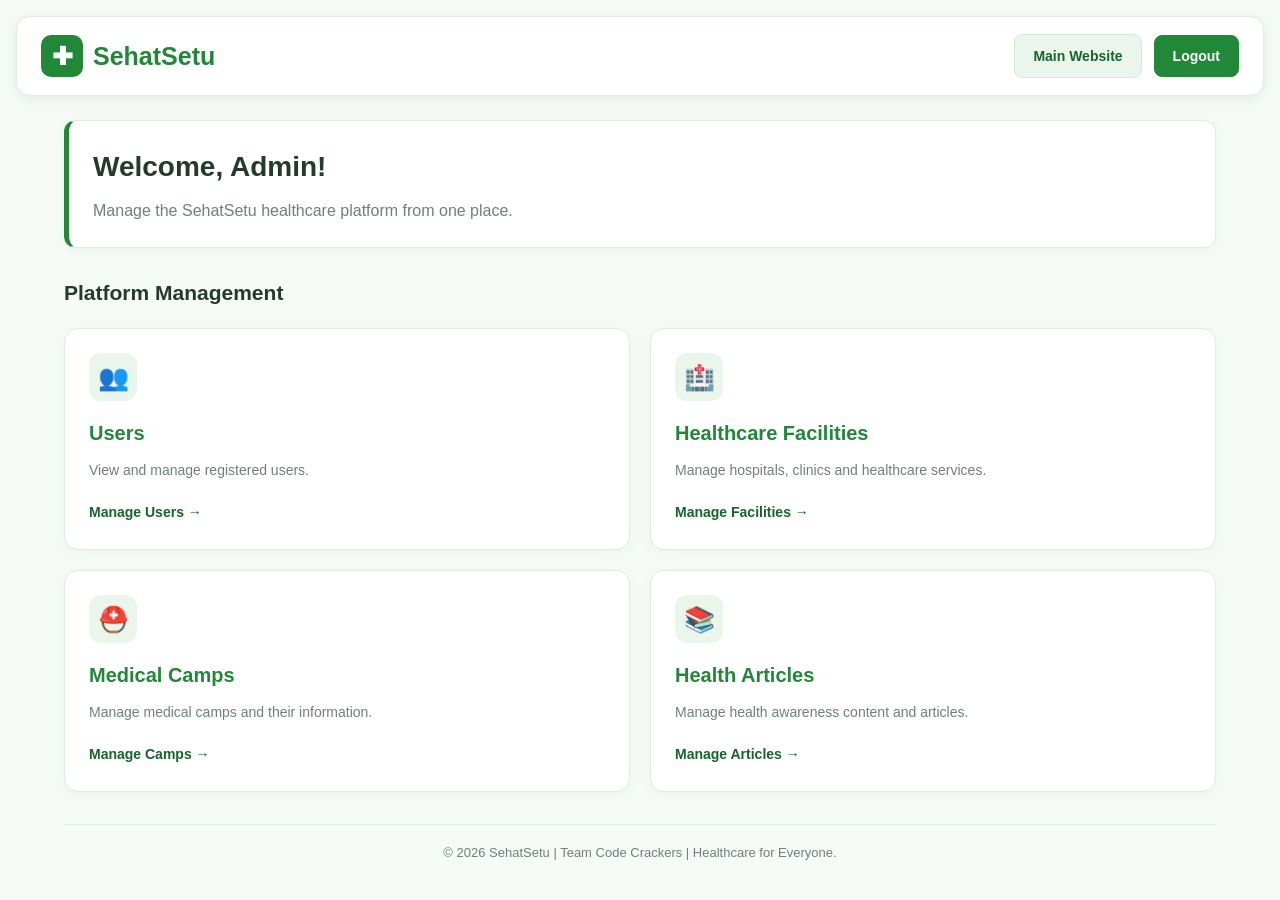
<file: frontend/SehatSetu/admin-dashboard.html>
<!DOCTYPE html>
<html lang="en">
<head>
    <meta charset="UTF-8">
    <meta name="viewport" content="width=device-width, initial-scale=1.0">
    <title>SehatSetu | Admin Dashboard</title>

    <link rel="stylesheet" href="css/style.css">

    <style>
        html,
        body.admin-dashboard-page {
            margin: 0 !important;
            padding: 0 !important;
            border-top: none !important;
        }

        body.admin-dashboard-page::before,
        body.admin-dashboard-page::after {
            content: none !important;
            display: none !important;
        }

        body.admin-dashboard-page > header.admin-dashboard-header {
            position: relative !important;
            top: 0 !important;
            margin-top: 16px !important;
        }

        /* Header */
        .admin-dashboard-header {
            min-height: 80px;
            margin: 12px 16px 0;
            padding: 14px 24px;
            display: flex;
            align-items: center;
            justify-content: space-between;
            gap: 16px;
            flex-wrap: wrap;
            box-sizing: border-box;
            background: #ffffff;
            border: 1px solid #e0ebe2;
            border-radius: 14px;
            box-shadow: 0 3px 12px rgba(28, 92, 43, 0.08);
        }

        .admin-dashboard-logo {
            display: flex;
            align-items: center;
            gap: 10px;
            color: #218838;
            font-size: 25px;
            font-weight: bold;
            text-decoration: none;
        }

        .admin-dashboard-logo-icon {
            width: 42px;
            height: 42px;
            display: inline-flex;
            align-items: center;
            justify-content: center;
            background: #218838;
            color: #ffffff;
            border-radius: 10px;
            font-size: 25px;
        }

        .admin-dashboard-header-right {
            display: flex;
            align-items: center;
            justify-content: flex-end;
            gap: 12px;
            flex-wrap: wrap;
        }

        .admin-dashboard-home,
        .admin-dashboard-logout {
            display: inline-flex;
            align-items: center;
            justify-content: center;
            box-sizing: border-box;
            min-height: 42px;
            padding: 10px 18px;
            border-radius: 8px;
            font-size: 14px;
            font-weight: 600;
            text-decoration: none;
            cursor: pointer;
            transition: background 0.3s ease, color 0.3s ease;
        }

        .admin-dashboard-home {
            background: #eaf6ec;
            color: #17652b;
            border: 1px solid #d5e9d9;
        }

        .admin-dashboard-home:hover {
            background: #d9efde;
            color: #17652b;
        }

        .admin-dashboard-logout {
            background: #218838;
            color: #ffffff;
            border: 1px solid #218838;
        }

        .admin-dashboard-logout:hover {
            background: #17652b;
            border-color: #17652b;
        }

        /* Main content */
        .admin-dashboard-main {
            width: 100%;
            max-width: 1200px;
            margin: 0 auto;
            padding: 24px 24px 32px;
            box-sizing: border-box;
        }

        .admin-dashboard-intro {
            margin-bottom: 28px;
            padding: 24px;
            background: #ffffff;
            border: 1px solid #e0ebe2;
            border-left: 5px solid #218838;
            border-radius: 12px;
            box-shadow: 0 3px 12px rgba(28, 92, 43, 0.04);
        }

        .admin-dashboard-intro h1 {
            margin: 0 0 8px;
            color: #243b2b;
            font-size: 28px;
        }

        .admin-dashboard-intro p {
            margin: 0;
            color: #718078;
            line-height: 1.6;
        }

        .admin-dashboard-section-title {
            margin: 0 0 18px;
            color: #243b2b;
            font-size: 21px;
        }

        /* Dashboard cards */
        .admin-dashboard-cards {
            display: grid;
            grid-template-columns: repeat(2, minmax(0, 1fr));
            gap: 20px;
        }

        .admin-dashboard-card {
            display: block;
            min-width: 0;
            padding: 24px;
            box-sizing: border-box;
            background: #ffffff;
            border: 1px solid #e0ebe2;
            border-radius: 14px;
            box-shadow: 0 3px 12px rgba(28, 92, 43, 0.04);
            color: #243b2b;
            text-decoration: none;
            transition: transform 0.2s ease,
                        box-shadow 0.2s ease,
                        border-color 0.2s ease;
        }

        .admin-dashboard-card:hover {
            transform: translateY(-3px);
            border-color: #a8d9b1;
            box-shadow: 0 8px 20px rgba(28, 92, 43, 0.09);
        }

        .admin-dashboard-card-icon {
            width: 48px;
            height: 48px;
            display: flex;
            align-items: center;
            justify-content: center;
            margin-bottom: 16px;
            background: #eaf6ec;
            border-radius: 12px;
            font-size: 25px;
        }

        .admin-dashboard-card h2 {
            margin: 0 0 10px;
            color: #218838;
            font-size: 20px;
        }

        .admin-dashboard-card p {
            margin: 0 0 18px;
            color: #718078;
            font-size: 14px;
            line-height: 1.6;
        }

        .admin-dashboard-card-action {
            color: #17652b;
            font-size: 14px;
            font-weight: bold;
        }

        /* Footer */
        .admin-dashboard-footer {
            margin-top: 32px;
            padding: 18px 0 4px;
            border-top: 1px solid #e0ebe2;
            color: #718078;
            text-align: center;
            font-size: 13px;
        }

        /* Mobile layout */
        @media (max-width: 650px) {
            .admin-dashboard-header {
                margin: 8px 8px 0;
                padding: 14px;
            }

            .admin-dashboard-logo {
                font-size: 22px;
            }

            .admin-dashboard-header-right {
                width: 100%;
                justify-content: flex-start;
            }

            .admin-dashboard-main {
                padding: 18px 16px 28px;
            }

            .admin-dashboard-intro {
                padding: 20px;
                margin-bottom: 22px;
            }

            .admin-dashboard-intro h1 {
                font-size: 25px;
            }

            .admin-dashboard-cards {
                grid-template-columns: 1fr;
                gap: 16px;
            }

            .admin-dashboard-card {
                padding: 20px;
            }
        }
    </style>

    <style>
        body::before {
            display: none !important;
        }
    </style>

</head>

<body class="admin-dashboard-page">

    <header class="admin-dashboard-header">

        <a href="/" class="admin-dashboard-logo">
            <span class="admin-dashboard-logo-icon">✚</span>
            <span>SehatSetu</span>
        </a>

        <div class="admin-dashboard-header-right">

            <a href="/" class="admin-dashboard-home">
                Main Website
            </a>

            <button
                type="button"
                class="admin-dashboard-logout"
                onclick="logout()"
            >
                Logout
            </button>

        </div>
    </header>

    <main class="admin-dashboard-main">

        <section class="admin-dashboard-intro">
            <h1>Welcome, Admin!</h1>
            <p>
                Manage the SehatSetu healthcare platform from one place.
            </p>
        </section>

        <section>
            <h2 class="admin-dashboard-section-title">
                Platform Management
            </h2>

            <div class="admin-dashboard-cards">

                <a href="/admin/users-page" class="admin-dashboard-card">
                    <div class="admin-dashboard-card-icon">👥</div>
                    <h2>Users</h2>
                    <p>View and manage registered users.</p>
                    <span class="admin-dashboard-card-action">
                        Manage Users →
                    </span>
                </a>

                <a href="/admin/facilities-page" class="admin-dashboard-card">
                    <div class="admin-dashboard-card-icon">🏥</div>
                    <h2>Healthcare Facilities</h2>
                    <p>Manage hospitals, clinics and healthcare services.</p>
                    <span class="admin-dashboard-card-action">
                        Manage Facilities →
                    </span>
                </a>

                <a href="/admin/camps-page" class="admin-dashboard-card">
                    <div class="admin-dashboard-card-icon">⛑️</div>
                    <h2>Medical Camps</h2>
                    <p>Manage medical camps and their information.</p>
                    <span class="admin-dashboard-card-action">
                        Manage Camps →
                    </span>
                </a>

                <a href="/admin/articles-page" class="admin-dashboard-card">
                    <div class="admin-dashboard-card-icon">📚</div>
                    <h2>Health Articles</h2>
                    <p>Manage health awareness content and articles.</p>
                    <span class="admin-dashboard-card-action">
                        Manage Articles →
                    </span>
                </a>

            </div>
        </section>

        <footer class="admin-dashboard-footer">
            © 2026 SehatSetu | Team Code Crackers | Healthcare for Everyone.
        </footer>

    </main>

    <script>
        async function logout() {
            const logoutButton = document.querySelector(
                ".admin-dashboard-logout"
            );

            logoutButton.disabled = true;
            logoutButton.textContent = "Logging out...";

            try {
                const response = await fetch("/logout", {
                method: "GET",
                credentials: "same-origin"
            });

                if (response.ok) {
                    window.location.replace("/");
                } else {
                    const errorMessage = await response.text();

                    console.error("Logout failed:", response.status, errorMessage);

                    alert(
                        "Logout failed. Error code: " + response.status +
                        ". Please check the Flask logout route."
                    );

                    logoutButton.disabled = false;
                    logoutButton.textContent = "Logout";
                }
            } catch (error) {
                console.error("Logout error:", error);

                alert(
                    "Server se connection nahi ho pa raha. " +
                    "Please check that the Flask server is running."
                );

                logoutButton.disabled = false;
                logoutButton.textContent = "Logout";
            }
        }
    </script>

</body>
</html>
</file>
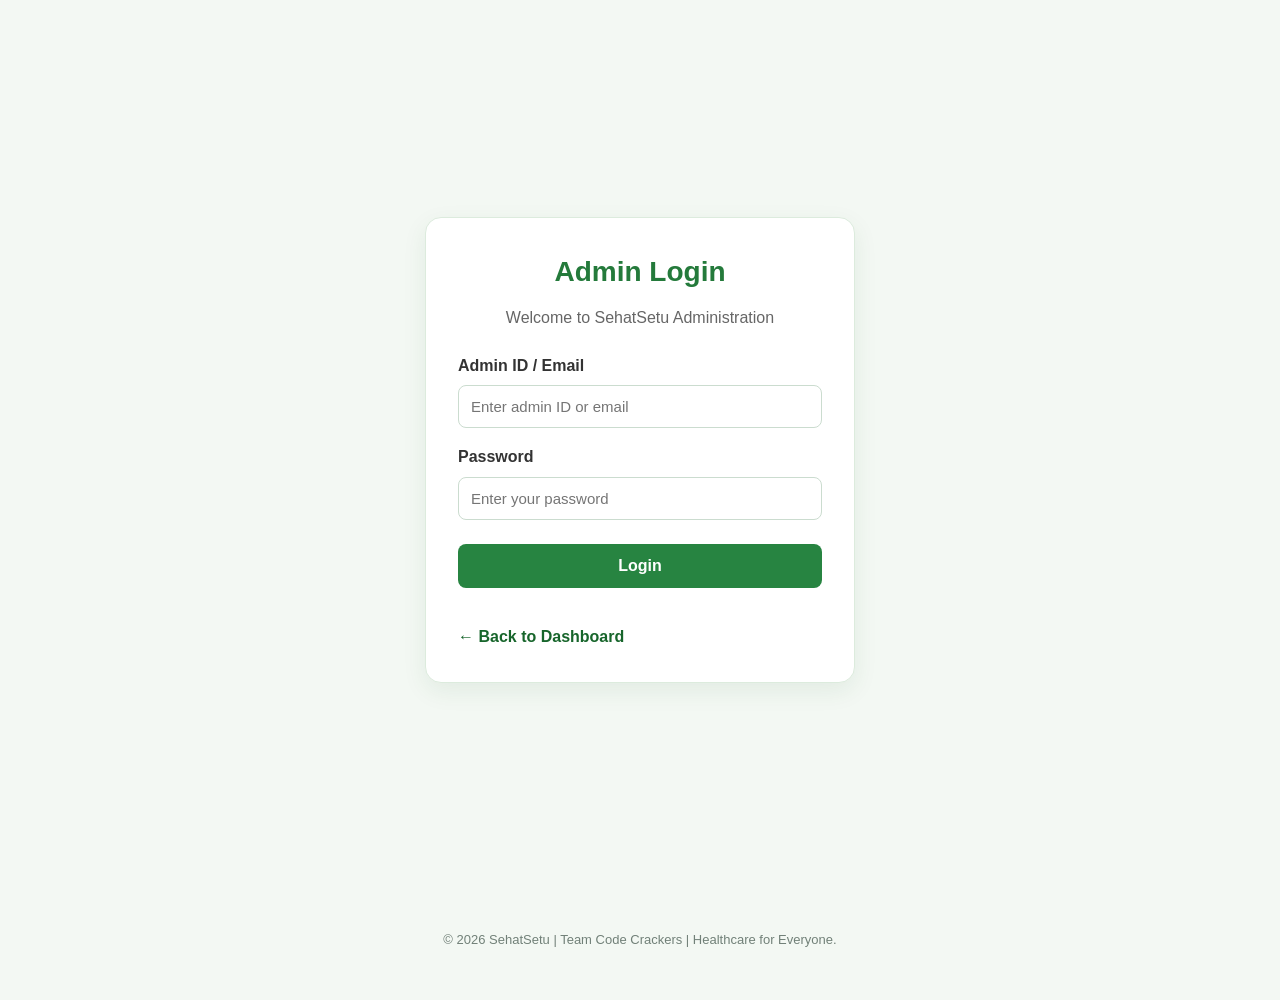
<file: frontend/SehatSetu/pages/admin-login.html>
<!DOCTYPE html>
<html lang="en">
<head>
    <meta charset="UTF-8">
    <meta name="viewport" content="width=device-width, initial-scale=1.0">
    <title>Admin Login | SehatSetu</title>

    <link rel="stylesheet" href="../css/style.css">

    <style>
        body.admin-login-page {
            margin: 0;
            min-height: 100vh;
            background: #f3f8f3;
        }

        .admin-login-main {
            width: 100%;
            min-height: 100vh;
            box-sizing: border-box;
            display: flex;
            align-items: center;
            justify-content: center;
            padding: 30px 16px;
        }

        .admin-login-card {
            width: 100%;
            max-width: 430px;
            box-sizing: border-box;
            padding: 32px;
            background: #fff;
            border: 1px solid #dcebdd;
            border-radius: 16px;
            box-shadow: 0 8px 25px rgba(28, 92, 43, 0.08);
        }

        .admin-login-card h1 {
            margin: 0 0 10px;
            color: #247a3b;
            text-align: center;
            font-size: 28px;
        }

        .admin-login-subtitle {
            margin: 0 0 22px;
            color: #666;
            text-align: center;
        }

        .admin-login-card label {
            display: block;
            margin: 16px 0 7px;
            color: #333;
            font-weight: 600;
        }

        .admin-login-card input {
            display: block;
            width: 100%;
            padding: 12px;
            box-sizing: border-box;
            border: 1px solid #cbdccf;
            border-radius: 8px;
            font-size: 15px;
        }

        .admin-login-card input:focus {
            outline: 2px solid #8acb98;
            border-color: #32964b;
        }

        .admin-login-button {
            width: 100%;
            margin-top: 24px;
            padding: 13px;
            border: none;
            border-radius: 8px;
            background: #278441;
            color: #fff;
            font-size: 16px;
            font-weight: bold;
            cursor: pointer;
        }

        .admin-login-button:hover {
            background: #1d6833;
        }

        .admin-login-button:disabled {
            opacity: 0.7;
            cursor: wait;
        }

        .admin-login-back {
            display: inline-block;
            margin-top: 22px;
            color: #17652b;
            text-decoration: none;
            font-weight: 600;
            transition: color 0.3s ease;
        }

        .admin-login-back:hover {
            color: #218838;
            text-decoration: none;
        }

        .admin-login-message {
            margin: 14px 0 0;
            color: #b42318;
            text-align: center;
            font-size: 14px;
            overflow-wrap: anywhere;
        }

        @media (max-width: 480px) {
            .admin-login-card {
                padding: 24px 20px;
            }
        }
    </style>

    <style>
        body::before {
            display: none !important;
        }
    </style>    

</head>

<body class="admin-login-page">

    <main class="admin-login-main">
        <section class="admin-login-card">

            <h1 data-en="Admin Login" data-hi="एडमिन लॉगिन">
                Admin Login
            </h1>

            <p
                class="admin-login-subtitle"
                data-en="Welcome to SehatSetu Administration"
                data-hi="SehatSetu एडमिन पोर्टल में आपका स्वागत है"
            >
                Welcome to SehatSetu Administration
            </p>

            <form id="adminLoginForm">

                <label
                    for="adminEmail"
                    data-en="Admin ID / Email"
                    data-hi="एडमिन आईडी / ईमेल"
                >
                    Admin ID / Email
                </label>

                <input
                    type="text"
                    id="adminEmail"
                    name="adminEmail"
                    placeholder="Enter admin ID or email"
                    autocomplete="username"
                    required
                >

                <label
                    for="adminPassword"
                    data-en="Password"
                    data-hi="पासवर्ड"
                >
                    Password
                </label>

                <input
                    type="password"
                    id="adminPassword"
                    name="adminPassword"
                    placeholder="Enter your password"
                    autocomplete="current-password"
                    required
                >

                <button
                    type="submit"
                    class="admin-login-button"
                    id="adminLoginButton"
                    data-en="Login"
                    data-hi="लॉगिन करें"
                >
                    Login
                </button>

                <p
                    id="adminLoginMessage"
                    class="admin-login-message"
                    role="status"
                    aria-live="polite"
                ></p>

            </form>

            <a
                href="../index.html"
                class="admin-login-back"
                data-en="← Back to Dashboard"
                data-hi="← डैशबोर्ड पर वापस जाएँ"
            >
                ← Back to Dashboard
            </a>

        </section>

    </main>

    <script>
        let adminCurrentLanguage = "en";

        function toggleAdminLanguage() {
            adminCurrentLanguage =
                adminCurrentLanguage === "en" ? "hi" : "en";

            document.documentElement.lang = adminCurrentLanguage;

            document.querySelectorAll("[data-en][data-hi]")
                .forEach(function (element) {
                    element.textContent =
                        element.getAttribute("data-" + adminCurrentLanguage);
                });

            document.getElementById("languageBtn").textContent =
                adminCurrentLanguage === "en" ? "हिंदी" : "English";
        }

        document.getElementById("adminLoginForm")
            .addEventListener("submit", async function (event) {
                event.preventDefault();

                const form = event.currentTarget;
                const message = document.getElementById("adminLoginMessage");
                const button = document.getElementById("adminLoginButton");

                message.textContent = "";
                button.disabled = true;

                button.textContent =
                    adminCurrentLanguage === "en"
                        ? "Please wait..."
                        : "कृपया प्रतीक्षा करें...";

                try {
                    const response = await fetch("/api/login?role=admin", {
                        method: "POST",
                        headers: {
                            "Content-Type": "application/json"
                        },
                        credentials: "same-origin",
                        body: JSON.stringify({
                            adminEmail: form.elements["adminEmail"].value.trim(),
                            adminPassword: form.elements["adminPassword"].value
                        })
                    });

                    const data = await response.json();

                    if (response.ok && data.ok) {
                        window.location.href = data.redirect || "/dashboard";
                        return;
                    }

                    message.textContent = data.message ||
                        (adminCurrentLanguage === "en"
                            ? "Login failed. Please check your credentials."
                            : "लॉगिन असफल हुआ। कृपया अपनी जानकारी जाँचें।");

                } catch (error) {
                    message.textContent =
                        adminCurrentLanguage === "en"
                            ? "Server not reachable. Please start the Flask app."
                            : "सर्वर से संपर्क नहीं हो पा रहा। कृपया Flask ऐप शुरू करें।";
                } finally {
                    button.disabled = false;

                    button.textContent =
                        adminCurrentLanguage === "en" ? "Login" : "लॉगिन करें";
                }
            });
    </script>

    <footer
        class="footer"
        data-en="© 2026 SehatSetu | Team Code Crackers | Healthcare for Everyone."
        data-hi="© 2026 सेहतसेतु | टीम कोड क्रैकर्स | सबके लिए स्वास्थ्य सेवा।"
        style="text-align: center; padding: 15px; background: transparent; margin-bottom: 34px;">
        © 2026 SehatSetu | Team Code Crackers | Healthcare for Everyone.
    </footer>

</body>
</html>
</file>
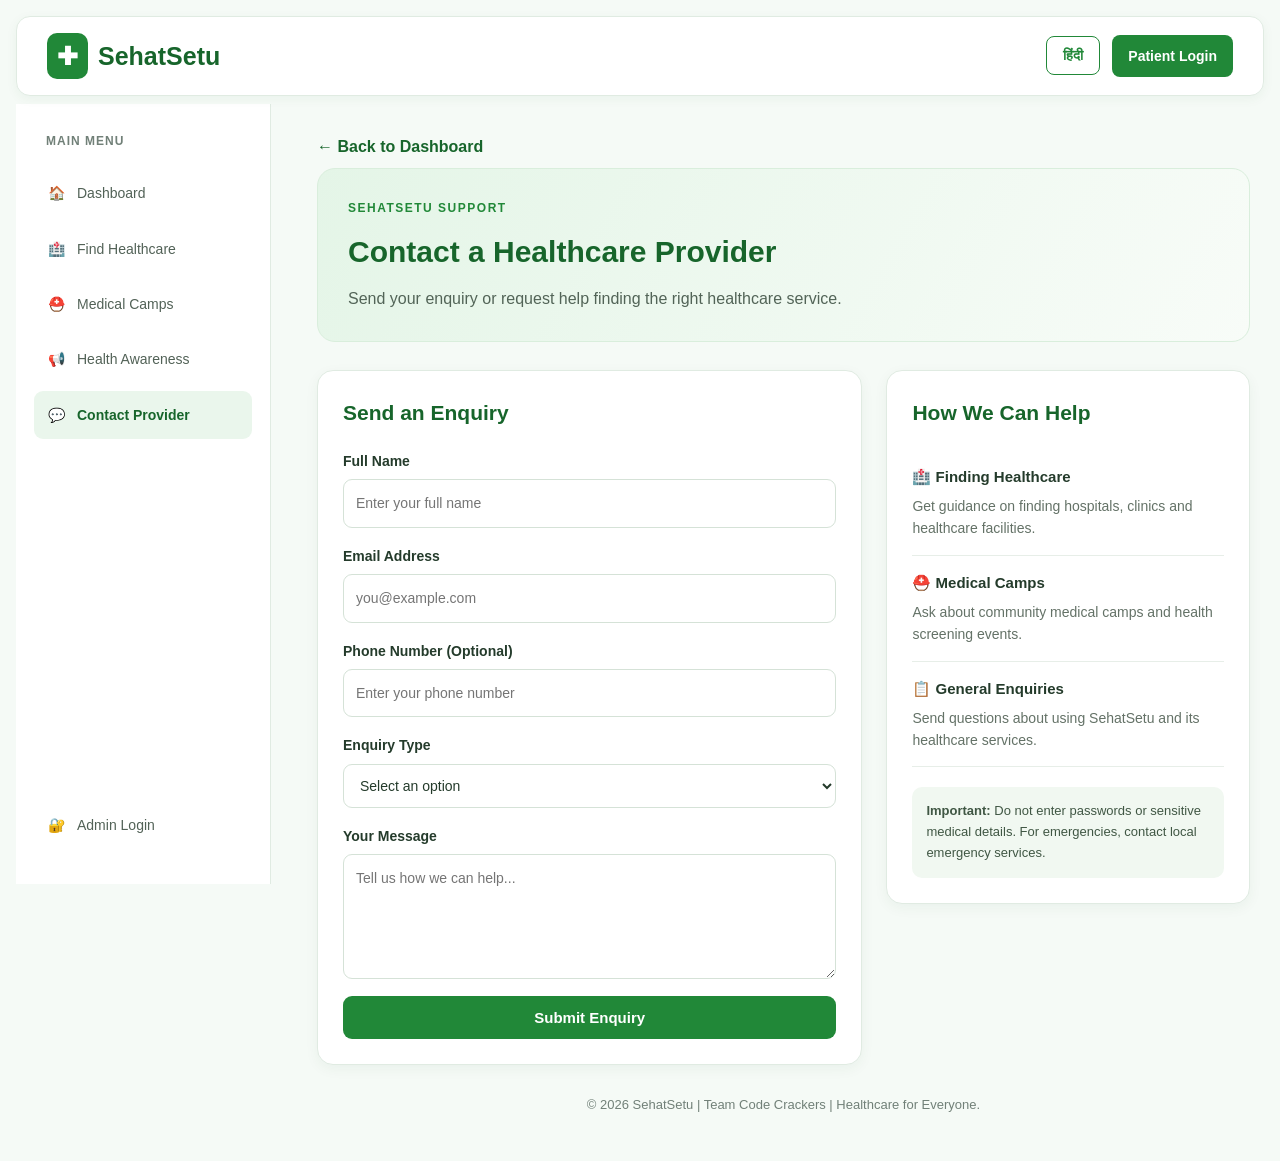
<file: frontend/SehatSetu/pages/contact-provider.html>
<!DOCTYPE html>
<html lang="en">
<head>
    <meta charset="UTF-8">
    <meta name="viewport" content="width=device-width, initial-scale=1.0">
    <title>Contact Provider | SehatSetu</title>
    <link rel="stylesheet" href="../css/style.css">

    <style>
        .contact-page {
            width: 100%;
            max-width: none;
            margin: 0;
            box-sizing: border-box;
        }

        .back-dashboard {
            display: inline-block;
            color: #17652b;
            text-decoration: none;
            font-weight: 600;
        }

        .back-dashboard:hover {
            text-decoration: none;
            color: #218838;
        }

        .contact-hero {
            padding: 30px;
            background: linear-gradient(120deg, #e4f5e7, #f8fcf8);
            border: 1px solid #d9eedc;
            border-radius: 18px;
            margin-top: 8px;
            margin-bottom: 28px;
        }

        .contact-hero h1 {
            margin: 10px 0;
            color: #17652b;
            font-size: 30px;
        }

        .contact-hero p { color: #526457; margin: 0; }

        .contact-layout {
            display: grid;
            grid-template-columns: minmax(0, 1.2fr) minmax(260px, 0.8fr);
            gap: 24px;
            align-items: start;
        }

        .contact-card, .contact-info-card {
            background: #fff;
            border: 1px solid #e0ebe2;
            border-radius: 16px;
            padding: 25px;
            box-shadow: 0 4px 14px rgba(25, 70, 35, 0.05);
        }

        .contact-card h2, .contact-info-card h2 {
            margin: 0 0 20px;
            color: #17652b;
            font-size: 21px;
        }

        .form-group { margin-bottom: 17px; }

        .form-group label {
            display: block;
            margin-bottom: 7px;
            font-weight: 600;
            font-size: 14px;
        }

        .form-group input, .form-group select, .form-group textarea {
            display: block;
            width: 100%;
            box-sizing: border-box;
            padding: 12px;
            border: 1px solid #d5e2d7;
            border-radius: 9px;
            background: #fff;
            color: #243b2b;
            font: inherit;
            font-size: 14px;
        }

        .form-group textarea { min-height: 125px; resize: vertical; }

        .form-group input:focus, .form-group select:focus,
        .form-group textarea:focus {
            outline: 2px solid #b6dfbd;
            border-color: #218838;
        }

        .submit-btn {
            width: 100%;
            padding: 13px 18px;
            border: 0;
            border-radius: 9px;
            background: #218838;
            color: #fff;
            font-weight: 700;
            font-size: 15px;
            cursor: pointer;
        }

        .submit-btn:hover { background: #17652b; }
        .submit-btn:disabled { opacity: 0.65; cursor: wait; }

        .info-item {
            padding: 15px 0;
            border-bottom: 1px solid #e7eee8;
        }

        .info-item:last-child { border-bottom: none; }

        .info-item h3 {
            margin: 0 0 6px;
            font-size: 15px;
            color: #243b2b;
        }

        .info-item p {
            margin: 0;
            font-size: 14px;
            line-height: 1.6;
            color: #647267;
        }

        .notice {
            margin-top: 20px;
            padding: 14px;
            border-radius: 10px;
            background: #f1f8f1;
            color: #405744;
            font-size: 13px;
            line-height: 1.6;
        }

        .form-message {
            display: none;
            margin-top: 15px;
            padding: 12px;
            border-radius: 8px;
            font-size: 14px;
            line-height: 1.5;
            overflow-wrap: anywhere;
        }

        .form-message.success {
            display: block;
            background: #eaf6ec;
            color: #17652b;
        }

        .form-message.error {
            display: block;
            background: #fff1f0;
            color: #a12622;
        }

        @media (max-width: 800px) {
            .contact-layout { grid-template-columns: 1fr; }
        }

        @media (max-width: 650px) {
            .contact-hero, .contact-card, .contact-info-card {
                padding: 18px;
            }
            .contact-hero h1 { font-size: 24px; }
        }
    </style>
</head>

<body>
<header class="header">
    <a href="../index.html" class="logo">
        <span class="logo-icon">✚</span>
        <span>SehatSetu</span>
    </a>

    <div class="header-actions">
        <button id="languageBtn" class="language-btn"
                type="button" onclick="toggleLanguage()">हिंदी</button>
        <a href="patient-login.html" class="login-btn"
           data-en="Patient Login" data-hi="मरीज़ लॉगिन">Patient Login</a>
    </div>
</header>

<div class="app-container">
    <aside class="sidebar">
        <h3 data-en="MAIN MENU" data-hi="मुख्य मेन्यू">MAIN MENU</h3>

        <a href="../index.html" class="nav-link">
            <span>🏠</span>
            <span data-en="Dashboard" data-hi="डैशबोर्ड">Dashboard</span>
        </a>

        <a href="healthcare.html" class="nav-link">
            <span>🏥</span>
            <span data-en="Find Healthcare" data-hi="अस्पताल खोजें">Find Healthcare</span>
        </a>

        <a href="medical-camps.html" class="nav-link">
            <span>⛑️</span>
            <span data-en="Medical Camps" data-hi="मेडिकल कैंप">Medical Camps</span>
        </a>

        <a href="health-awareness.html" class="nav-link">
            <span>📢</span>
            <span data-en="Health Awareness" data-hi="स्वास्थ्य जागरूकता">Health Awareness</span>
        </a>

        <a href="contact-provider.html" class="nav-link active">
            <span>💬</span>
            <span data-en="Contact Provider"
                  data-hi="स्वास्थ्य सेवा प्रदाता से संपर्क">Contact Provider</span>
        </a>

        <div class="sidebar-bottom">
            <a href="admin-login.html" class="nav-link">
                <span>🔐</span>
                <span data-en="Admin Login" data-hi="एडमिन लॉगिन">Admin Login</span>
            </a>
        </div>
    </aside>

    <main class="main-content">
        <div class="contact-page">
            <a href="../index.html" class="back-dashboard"
               data-en="← Back to Dashboard"
               data-hi="← डैशबोर्ड पर वापस जाएँ">← Back to Dashboard</a>

            <section class="contact-hero">
                <p
                    data-en="SEHATSETU SUPPORT"
                    data-hi="सेहतसेतु सहायता"
                    style="font-size: 12px; font-weight: bold; letter-spacing: 1.5px; color: #218838; text-transform: uppercase;">
                    SEHATSETU SUPPORT
                </p>

                <h1
                    data-en="Contact a Healthcare Provider"
                    data-hi="स्वास्थ्य सेवा प्रदाता से संपर्क करें">
                    Contact a Healthcare Provider
                </h1>

                <p
                    data-en="Send your enquiry or request help finding the right healthcare service."
                    data-hi="अपनी पूछताछ भेजें या सही स्वास्थ्य सेवा खोजने में सहायता माँगें।"
                    style="font-size: 16px; font-weight: 500;">
                    Send your enquiry or request help finding the right healthcare service.
                </p>
            </section>

            <div class="contact-layout">
                <section class="contact-card">
                    <h2 data-en="Send an Enquiry" data-hi="पूछताछ भेजें">
                        Send an Enquiry
                    </h2>

                    <form id="contactForm">
                        <div class="form-group">
                            <label for="fullName" data-en="Full Name" data-hi="पूरा नाम">
                                Full Name
                            </label>
                            <input type="text" id="fullName" name="full_name"
                                   autocomplete="name" maxlength="150" required
                                   placeholder="Enter your full name"
                                   data-placeholder-en="Enter your full name"
                                   data-placeholder-hi="अपना पूरा नाम लिखें">
                        </div>

                        <div class="form-group">
                            <label for="email" data-en="Email Address" data-hi="ईमेल पता">
                                Email Address
                            </label>
                            <input type="email" id="email" name="email"
                                   autocomplete="email" maxlength="150" required
                                   placeholder="you@example.com">
                        </div>

                        <div class="form-group">
                            <label for="phone" data-en="Phone Number (Optional)"
                                   data-hi="फ़ोन नंबर (वैकल्पिक)">
                                Phone Number (Optional)
                            </label>
                            <input type="tel" id="phone" name="phone"
                                   autocomplete="tel" maxlength="20"
                                   placeholder="Enter your phone number"
                                   data-placeholder-en="Enter your phone number"
                                   data-placeholder-hi="अपना फ़ोन नंबर लिखें">
                        </div>

                        <div class="form-group">
                            <label for="enquiryType" data-en="Enquiry Type"
                                   data-hi="पूछताछ का प्रकार">Enquiry Type</label>
                            <select id="enquiryType" name="enquiry_type" required>
                                <option value="" data-en="Select an option"
                                        data-hi="एक विकल्प चुनें">Select an option</option>
                                <option value="hospital" data-en="Finding a hospital or clinic"
                                        data-hi="अस्पताल या क्लीनिक खोजना">
                                    Finding a hospital or clinic
                                </option>
                                <option value="doctor" data-en="Finding a doctor"
                                        data-hi="डॉक्टर खोजना">Finding a doctor</option>
                                <option value="camp" data-en="Medical camp information"
                                        data-hi="मेडिकल कैंप की जानकारी">
                                    Medical camp information
                                </option>
                                <option value="general" data-en="General enquiry"
                                        data-hi="सामान्य पूछताछ">General enquiry</option>
                                <option value="other" data-en="Other"
                                        data-hi="अन्य">Other</option>
                            </select>
                        </div>

                        <div class="form-group">
                            <label for="message" data-en="Your Message" data-hi="आपका संदेश">
                                Your Message
                            </label>
                            <textarea id="message" name="message" maxlength="5000"
                                      required placeholder="Tell us how we can help..."
                                      data-placeholder-en="Tell us how we can help..."
                                      data-placeholder-hi="बताएँ कि हम आपकी कैसे मदद कर सकते हैं..."></textarea>
                        </div>

                        <button type="submit" id="submitBtn" class="submit-btn"
                                data-en="Submit Enquiry" data-hi="पूछताछ भेजें">
                            Submit Enquiry
                        </button>

                        <div id="formMessage" class="form-message"
                             role="status" aria-live="polite"></div>
                    </form>
                </section>

                <aside class="contact-info-card">
                    <h2 data-en="How We Can Help" data-hi="हम कैसे मदद कर सकते हैं">
                        How We Can Help
                    </h2>

                    <div class="info-item">
                        <h3 data-en="🏥 Finding Healthcare" data-hi="🏥 स्वास्थ्य सेवा खोजें">
                            🏥 Finding Healthcare
                        </h3>
                        <p data-en="Get guidance on finding hospitals, clinics and healthcare facilities."
                           data-hi="अस्पताल, क्लीनिक और अन्य स्वास्थ्य सुविधाएँ खोजने में सहायता प्राप्त करें।">
                            Get guidance on finding hospitals, clinics and healthcare facilities.
                        </p>
                    </div>

                    <div class="info-item">
                        <h3 data-en="⛑️ Medical Camps" data-hi="⛑️ मेडिकल कैंप">⛑️ Medical Camps</h3>
                        <p data-en="Ask about community medical camps and health screening events."
                           data-hi="सामुदायिक मेडिकल कैंप और स्वास्थ्य जाँच कार्यक्रमों के बारे में जानकारी प्राप्त करें।">
                            Ask about community medical camps and health screening events.
                        </p>
                    </div>

                    <div class="info-item">
                        <h3 data-en="📋 General Enquiries" data-hi="📋 सामान्य पूछताछ">
                            📋 General Enquiries
                        </h3>
                        <p data-en="Send questions about using SehatSetu and its healthcare services."
                           data-hi="SehatSetu और इसकी स्वास्थ्य सेवाओं का उपयोग करने से जुड़े सवाल पूछें।">
                            Send questions about using SehatSetu and its healthcare services.
                        </p>
                    </div>

                    <div class="notice">
                        <strong data-en="Important:" data-hi="महत्वपूर्ण:">Important:</strong>
                        <span data-en="Do not enter passwords or sensitive medical details. For emergencies, contact local emergency services."
                              data-hi="यहाँ पासवर्ड या संवेदनशील चिकित्सा जानकारी न लिखें। आपात स्थिति में स्थानीय आपातकालीन सेवाओं से संपर्क करें।">
                            Do not enter passwords or sensitive medical details. For emergencies, contact local emergency services.
                        </span>
                    </div>
                </aside>
            </div>
        </div>

        <footer
            class="footer"
            data-en="© 2026 SehatSetu | Team Code Crackers | Healthcare for Everyone."
            data-hi="© 2026 सेहतसेतु | टीम कोड क्रैकर्स | सबके लिए स्वास्थ्य सेवा।"
            style="text-align: center; padding: 15px; background: transparent;">
            © 2026 SehatSetu | Team Code Crackers | Healthcare for Everyone.
        </footer>

    </main>
</div>

<script src="../js/script.js"></script>
<script>
    const contactForm = document.getElementById("contactForm");
    const formMessage = document.getElementById("formMessage");
    const submitBtn = document.getElementById("submitBtn");

    function contactIsHindi() {
        return document.documentElement.lang === "hi";
    }

    function setFormMessage(message, type) {
        formMessage.textContent = message;
        formMessage.className = "form-message " + type;
    }

    contactForm.addEventListener("submit", async function(event) {
        event.preventDefault();

        if (!contactForm.reportValidity()) return;

        const isHindi = contactIsHindi();
        const payload = {
            full_name: document.getElementById("fullName").value.trim(),
            email: document.getElementById("email").value.trim(),
            phone: document.getElementById("phone").value.trim(),
            enquiry_type: document.getElementById("enquiryType").value,
            message: document.getElementById("message").value.trim()
        };

        if (!payload.full_name || !payload.email ||
            !payload.enquiry_type || !payload.message) {
            setFormMessage(
                isHindi ? "कृपया सभी आवश्यक जानकारी भरें।"
                        : "Please complete all required fields.",
                "error"
            );
            return;
        }

        submitBtn.disabled = true;
        submitBtn.textContent = isHindi ? "भेजा जा रहा है..." : "Submitting...";
        formMessage.className = "form-message";
        formMessage.style.display = "none";

        try {
            const response = await fetch("/api/contact", {
                method: "POST",
                headers: {
                    "Content-Type": "application/json",
                    "Accept": "application/json"
                },
                credentials: "same-origin",
                body: JSON.stringify(payload)
            });

            let result = {};
            try {
                result = await response.json();
            } catch (error) {
                result = {};
            }

            if (!response.ok || result.ok === false) {
                throw new Error(result.message || (
                    isHindi
                        ? "पूछताछ भेजी नहीं जा सकी। कृपया दोबारा प्रयास करें।"
                        : "The enquiry could not be submitted. Please try again."
                ));
            }

            setFormMessage(
                result.message || (
                    isHindi
                        ? "आपकी पूछताछ सफलतापूर्वक भेज दी गई।"
                        : "Your enquiry was submitted successfully."
                ),
                "success"
            );

            contactForm.reset();
        } catch (error) {
            console.error("Contact form submission failed:", error);
            setFormMessage(
                error.message || (
                    isHindi
                        ? "सर्वर से संपर्क नहीं हो सका। Flask server की जाँच करें।"
                        : "Could not contact the server. Check that Flask is running."
                ),
                "error"
            );
        } finally {
            submitBtn.disabled = false;
            submitBtn.textContent = isHindi ? "पूछताछ भेजें" : "Submit Enquiry";
        }
    });
</script>
</body>
</html>
</file>
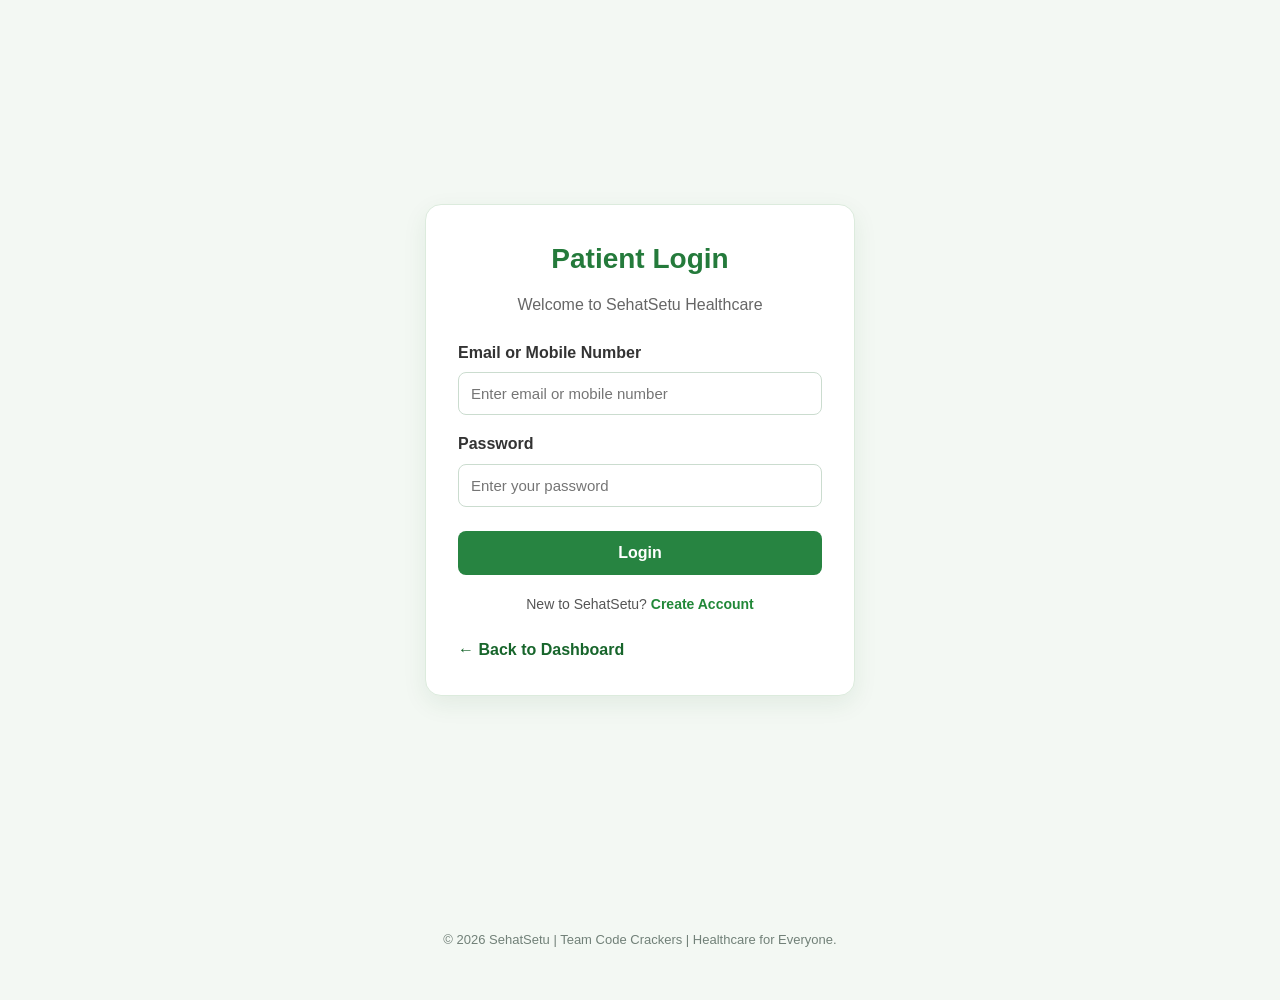
<file: frontend/SehatSetu/pages/patient-login.html>
<!DOCTYPE html>
<html lang="en">
<head>
    <meta charset="UTF-8">
    <meta name="viewport" content="width=device-width, initial-scale=1.0">
    <title>Patient Login | SehatSetu</title>

    <link rel="stylesheet" href="../css/style.css">

    <style>
        body.patient-login-page {
            margin: 0;
            min-height: 100vh;
            background: #f3f8f3;
        }

        .patient-login-main {
            width: 100%;
            min-height: 100vh;
            box-sizing: border-box;
            display: flex;
            align-items: center;
            justify-content: center;
            padding: 30px 16px;
        }

        .patient-login-card {
            width: 100%;
            max-width: 430px;
            box-sizing: border-box;
            padding: 32px;
            background: #fff;
            border: 1px solid #dcebdd;
            border-radius: 16px;
            box-shadow: 0 8px 25px rgba(28, 92, 43, 0.08);
        }

        .patient-login-card h1 {
            margin: 0 0 10px;
            color: #247a3b;
            text-align: center;
            font-size: 28px;
        }

        .patient-login-subtitle {
            margin: 0 0 22px;
            color: #666;
            text-align: center;
        }

        .patient-login-card label {
            display: block;
            margin: 16px 0 7px;
            color: #333;
            font-weight: 600;
        }

        .patient-login-card input {
            display: block;
            width: 100%;
            padding: 12px;
            box-sizing: border-box;
            border: 1px solid #cbdccf;
            border-radius: 8px;
            font-size: 15px;
        }

        .patient-login-card input:focus {
            outline: 2px solid #8acb98;
            border-color: #32964b;
        }

        .patient-login-button {
            width: 100%;
            margin-top: 24px;
            padding: 13px;
            border: none;
            border-radius: 8px;
            background: #278441;
            color: #fff;
            font-size: 16px;
            font-weight: bold;
            cursor: pointer;
        }

        .patient-login-button:hover {
            background: #1d6833;
        }

        .patient-login-back {
            display: inline-block;
            margin-top: 22px;
            color: #17652b;
            text-decoration: none;
            font-weight: 600;
        }

        .patient-login-back:hover {
            color: #218838;
            text-decoration: none;
        }

        .patient-login-message {
            margin: 14px 0 0;
            color: #b42318;
            text-align: center;
            font-size: 14px;
            overflow-wrap: anywhere;
        }

        .patient-login-message.success {
            color: #17652b;
        }

        .patient-form-hidden {
            display: none;
        }

        .patient-form-switch {
            margin: 18px 0 0;
            text-align: center;
            font-size: 14px;
            color: #555;
        }

        .patient-form-switch button {
            border: none;
            background: none;
            color: #218838;
            font-size: 14px;
            font-weight: bold;
            cursor: pointer;
        }

        .patient-form-switch button:hover {
            color: #17652b;
            text-decoration: underline;
        }

        @media (max-width: 480px) {
            .patient-login-card {
                padding: 24px 20px;
            }
        }
    </style>

    <style>
        body::before {
            display: none !important;
        }
    </style>

</head>

<body class="patient-login-page">

    <main class="patient-login-main">
        <section class="patient-login-card">

            <h1 id="formTitle">Patient Login</h1>

            <p class="patient-login-subtitle" id="formSubtitle">
                Welcome to SehatSetu Healthcare
            </p>

            <!-- PATIENT LOGIN FORM -->
            <form id="patientLoginForm">

                <label for="patientEmail">
                    Email or Mobile Number
                </label>

                <input
                    type="text"
                    id="patientEmail"
                    name="email"
                    placeholder="Enter email or mobile number"
                    autocomplete="username"
                    required
                >

                <label for="patientPassword">Password</label>

                <input
                    type="password"
                    id="patientPassword"
                    name="password"
                    placeholder="Enter your password"
                    autocomplete="current-password"
                    required
                >

                <button type="submit" class="patient-login-button">
                    Login
                </button>

                <p
                    id="patientLoginMessage"
                    class="patient-login-message"
                    role="status"
                    aria-live="polite"
                ></p>
            </form>

            <!-- PATIENT REGISTRATION FORM -->
            <form id="patientRegisterForm" class="patient-form-hidden">

                <label for="registerName">Full Name</label>

                <input
                    type="text"
                    id="registerName"
                    name="name"
                    placeholder="Enter your full name"
                    autocomplete="name"
                    required
                >

                <label for="registerEmail">Email Address</label>

                <input
                    type="email"
                    id="registerEmail"
                    name="email"
                    placeholder="Enter your email"
                    autocomplete="email"
                    required
                >

                <label for="registerPhone">Mobile Number</label>

                <input
                    type="tel"
                    id="registerPhone"
                    name="phone"
                    placeholder="Enter your mobile number"
                    autocomplete="tel"
                >

                <label for="registerPassword">Create Password</label>

                <input
                    type="password"
                    id="registerPassword"
                    name="password"
                    placeholder="At least 8 characters"
                    minlength="8"
                    autocomplete="new-password"
                    required
                >

                <button type="submit" class="patient-login-button">
                    Create Account
                </button>

                <p
                    id="patientRegisterMessage"
                    class="patient-login-message"
                    role="status"
                    aria-live="polite"
                ></p>
            </form>

            <p class="patient-form-switch">
                <span id="switchText">New to SehatSetu?</span>
                <button type="button" id="switchFormButton">
                    Create Account
                </button>
            </p>

            <a href="../index.html" class="patient-login-back">
                ← Back to Dashboard
            </a>

        </section>

    </main>

    <script>
        const loginForm = document.getElementById("patientLoginForm");
        const registerForm = document.getElementById("patientRegisterForm");
        const formTitle = document.getElementById("formTitle");
        const formSubtitle = document.getElementById("formSubtitle");
        const switchText = document.getElementById("switchText");
        const switchButton = document.getElementById("switchFormButton");

        function showLogin() {
            loginForm.classList.remove("patient-form-hidden");
            registerForm.classList.add("patient-form-hidden");

            formTitle.textContent = "Patient Login";
            formSubtitle.textContent = "Welcome to SehatSetu Healthcare";
            switchText.textContent = "New to SehatSetu?";
            switchButton.textContent = "Create Account";

            document.getElementById("patientLoginMessage").textContent = "";
            document.getElementById("patientRegisterMessage").textContent = "";
        }

        function showRegister() {
            loginForm.classList.add("patient-form-hidden");
            registerForm.classList.remove("patient-form-hidden");

            formTitle.textContent = "Patient Registration";
            formSubtitle.textContent = "Create your SehatSetu account";
            switchText.textContent = "Already have an account?";
            switchButton.textContent = "Login";

            document.getElementById("patientLoginMessage").textContent = "";
            document.getElementById("patientRegisterMessage").textContent = "";
        }

        switchButton.addEventListener("click", function () {
            if (registerForm.classList.contains("patient-form-hidden")) {
                showRegister();
            } else {
                showLogin();
            }
        });

        loginForm.addEventListener("submit", async function (event) {
            event.preventDefault();

            const message = document.getElementById("patientLoginMessage");
            message.classList.remove("success");
            message.textContent = "Please wait...";

            try {
                const response = await fetch("/api/login", {
                    method: "POST",
                    headers: {
                        "Content-Type": "application/json"
                    },
                    body: JSON.stringify({
                        email: loginForm.elements["email"].value.trim(),
                        password: loginForm.elements["password"].value
                    })
                });

                const data = await response.json();
                message.textContent = data.message || "Login failed.";

                if (response.ok && data.ok) {
                    window.location.href = data.redirect || "/dashboard";
                }
            } catch (error) {
                message.textContent =
                    "Server not reachable. Please start the Flask app.";
            }
        });

        registerForm.addEventListener("submit", async function (event) {
            event.preventDefault();

            const message = document.getElementById("patientRegisterMessage");
            message.classList.remove("success");
            message.textContent = "Creating your account...";

            const name = registerForm.elements["name"].value.trim();
            const email = registerForm.elements["email"].value.trim();
            const phone = registerForm.elements["phone"].value.trim();
            const password = registerForm.elements["password"].value;

            try {
                const response = await fetch("/api/register", {
                    method: "POST",
                    headers: {
                        "Content-Type": "application/json"
                    },
                    body: JSON.stringify({
                        name: name,
                        email: email,
                        phone: phone,
                        password: password
                    })
                });

                const data = await response.json();
                message.textContent = data.message || "Registration failed.";

                if (response.ok && data.ok) {
                    message.classList.add("success");
                    registerForm.reset();

                    setTimeout(function () {
                        showLogin();
                        document.getElementById("patientEmail").value = email;
                        const loginMessage =
                            document.getElementById("patientLoginMessage");

                        loginMessage.classList.add("success");
                        loginMessage.textContent =
                            "Account created. Please log in.";
                    }, 1000);
                }
            } catch (error) {
                message.textContent =
                    "Server not reachable. Please start the Flask app.";
            }
        });
    </script>

    <footer
        class="footer"
        data-en="© 2026 SehatSetu | Team Code Crackers | Healthcare for Everyone."
        data-hi="© 2026 सेहतसेतु | टीम कोड क्रैकर्स | सबके लिए स्वास्थ्य सेवा।"
        style="text-align: center; padding: 15px; background: transparent; margin-bottom: 34px;">
        © 2026 SehatSetu | Team Code Crackers | Healthcare for Everyone.
    </footer>

</body>
</html>
</file>
<file: frontend/SehatSetu/css/style.css>
/* =========================
   SehatSetu - Main Styles
========================= */

* {
    margin: 0;
    padding: 0;
    box-sizing: border-box;
}

:root {
    --green: #218838;
    --dark-green: #17652b;
    --light-green: #eaf6ec;
    --background: #f5faf6;
    --white: #ffffff;
    --text: #243b2b;
    --muted: #718078;
    --border: #e0ebe2;
}

body {
    font-family: Arial, sans-serif;
    background: var(--background);
    color: var(--text);
    line-height: 1.6;
}

a {
    text-decoration: none;
    color: inherit;
}

button {
    font-family: inherit;
    cursor: pointer;
}

/* Header */

body::before {
    content: "";
    position: fixed;
    top: 0;
    left: 0;
    right: 0;
    height: 80px;
    background: var(--background);
    z-index: 999;
}

.header {
    min-height: 80px;
    padding: 15px 30px;
    margin: 0;
    background: #ffffff;
    border: 1px solid #e0ebe2;
    border-radius: 14px;
    box-shadow: 0 3px 12px rgba(28, 92, 43, 0.05);
    display: flex;
    align-items: center;
    justify-content: space-between;
    gap: 15px;
    position: fixed;
    top: 16px;
    left: 16px;
    right: 16px;
    z-index: 1000;
}

.logo {
    display: flex;
    align-items: center;
    gap: 10px;
    color: var(--dark-green);
    font-size: 25px;
    font-weight: bold;
}

.logo-icon {
    background: var(--green);
    color: white;
    border-radius: 10px;
    padding: 3px 10px;
}

.header-actions {
    display: flex;
    align-items: center;
    gap: 12px;
}

.language-btn,
.login-btn {
    padding: 10px 16px;
    border-radius: 8px;
    font-size: 14px;
    font-weight: bold;
}

.language-btn {
    color: var(--green);
    background: white;
    border: 1px solid var(--green);
}

.language-btn:hover {
    background: var(--light-green);
}

.login-btn {
    color: white;
    background: var(--green);
}

.login-btn:hover {
    background: var(--dark-green);
}

/* Application Layout */

.app-container {
    display: flex;
    min-height: 100vh;
    padding-top: 104px;
}

/* Sidebar */

.sidebar {
    position: fixed;
    top: 104px;
    left: 16px;
    bottom: 16px;
    width: 255px;
    overflow-y: auto;
    flex-shrink: 0;
    background: white;
    border-right: 1px solid var(--border);
    padding: 28px 18px;
    display: flex;
    flex-direction: column;
    box-sizing: border-box;
    z-index: 100;   
}

.sidebar h3 {
    color: var(--muted);
    font-size: 12px;
    letter-spacing: 1px;
    margin: 0 0 18px 12px;
}

.nav-link {
    display: flex;
    align-items: center;
    gap: 12px;
    padding: 13px 14px;
    margin-bottom: 7px;
    border-radius: 9px;
    font-size: 14px;
    color: #526257;
    transition: 0.2s;
}

.nav-link:hover,
.nav-link.active {
    background: var(--light-green);
    color: var(--dark-green);
    font-weight: bold;
}

.sidebar-bottom {
    margin-top: auto;
    padding-top: 30px;
}

/* Main Dashboard Content */

.main-content {
    margin-left: 287px;
    width: calc(100% - 287px);
    flex: 1;
    min-width: 0;
    padding: 30px;
    box-sizing: border-box;
    position: relative;
    z-index: 1;
}

.welcome-section {
    padding: 35px;
    background: linear-gradient(120deg, #e4f5e7, #f8fcf8);
    border: 1px solid #d9eedc;
    border-radius: 18px;
    margin-bottom: 30px;
}

.eyebrow {
    color: var(--green);
    font-size: 12px;
    font-weight: bold;
    letter-spacing: 1.5px;
    margin-bottom: 10px;
}

.welcome-section h1 {
    color: var(--dark-green);
    font-size: 32px;
    line-height: 1.3;
    margin-bottom: 12px;
}

.welcome-section > p:last-child {
    color: #52675a;
    max-width: 650px;
}

/* Section Heading */

.section-heading {
    margin-bottom: 20px;
}

.section-heading h2 {
    font-size: 23px;
    margin-bottom: 5px;
}

.section-heading p {
    color: var(--muted);
    font-size: 14px;
}

/* Service Cards */

.services-grid {
    display: grid;
    grid-template-columns: repeat(2, minmax(0, 1fr));
    gap: 20px;
}

.service-card {
    display: block;
    background: white;
    border: 1px solid var(--border);
    border-radius: 14px;
    padding: 24px;
    transition: transform 0.2s, box-shadow 0.2s;
}

.service-card:hover {
    transform: translateY(-4px);
    border-color: #a9d8b1;
    box-shadow: 0 8px 22px rgba(28, 92, 43, 0.08);
}

.service-icon {
    display: inline-flex;
    align-items: center;
    justify-content: center;
    width: 52px;
    height: 52px;
    border-radius: 12px;
    background: var(--light-green);
    font-size: 25px;
    margin-bottom: 15px;
}

.service-card h3 {
    font-size: 18px;
    margin-bottom: 8px;
    color: var(--dark-green);
}

.service-card p {
    font-size: 14px;
    color: var(--muted);
    margin-bottom: 18px;
}

.card-link {
    color: var(--green);
    font-size: 14px;
    font-weight: bold;
}

/* Footer */

.footer {
    padding: 25px 10px;
    margin-top: 15px;
    text-align: center;
    color: var(--muted);
    font-size: 13px;
}

/* Responsive Design */

@media (max-width: 900px) {
    .sidebar {
        width: 220px;
        padding: 22px 12px;
    }

    .main-content {
        padding: 22px;
    }

    .welcome-section {
        padding: 25px;
    }
}

@media (max-width: 650px) {
    .header {
        padding: 12px 15px;
        flex-wrap: wrap;
    }

    .logo {
        font-size: 21px;
    }

    .header-actions {
        gap: 7px;
    }

    .language-btn,
    .login-btn {
        padding: 8px 10px;
        font-size: 12px;
    }

    .app-container {
        display: flex;
        min-height: 100vh;
        padding-top: 130px;
    }

    .sidebar {
        height: 100%;
        overflow-y: auto;
        flex-shrink: 0;
    }

    .sidebar h3,
    .sidebar-bottom {
        display: none;
    }

    .nav-link {
        padding: 10px;
        margin-bottom: 4px;
    }

    .main-content {
        flex: 1;
        min-width: 0;
        height: 100%;
        overflow-y: auto;
    }

    .welcome-section {
        padding: 22px 18px;
    }

    .welcome-section h1 {
        font-size: 25px;
    }

    .services-grid {
        grid-template-columns: 1fr;
    }

    .service-card {
        padding: 20px;
    }
}


/* =========================
   At a Glance Section
========================= */

.glance-section {
    margin-bottom: 35px;
}

.glance-grid {
    display: grid;
    grid-template-columns: repeat(4, minmax(0, 1fr));
    gap: 18px;
}

.glance-card {
    display: flex;
    align-items: center;
    gap: 14px;
    padding: 22px 18px;
    background: #ffffff;
    border: 1px solid #e0ebe2;
    border-radius: 14px;
    box-shadow: 0 3px 12px rgba(28, 92, 43, 0.04);
    transition: transform 0.2s, box-shadow 0.2s;
}

.glance-card:hover {
    transform: translateY(-3px);
    box-shadow: 0 7px 18px rgba(28, 92, 43, 0.09);
}

.glance-icon {
    display: flex;
    align-items: center;
    justify-content: center;
    flex-shrink: 0;
    width: 48px;
    height: 48px;
    border-radius: 12px;
    background: #eaf6ec;
    font-size: 23px;
}

.glance-card h3 {
    margin-bottom: 4px;
    color: #17652b;
    font-size: 25px;
    line-height: 1.2;
}

.glance-card p {
    color: #718078;
    font-size: 12px;
    line-height: 1.4;
}

/* Tablet screens */

@media (max-width: 1000px) {
    .glance-grid {
        grid-template-columns: repeat(2, minmax(0, 1fr));
    }
}

/* Mobile screens */

@media (max-width: 450px) {
    .glance-grid {
        grid-template-columns: 1fr;
    }

    .glance-card {
        padding: 18px;
    }
}



@media (max-width: 900px) {
    .sidebar {
        width: 220px;
    }

    .main-content {
        margin-left: 220px;
        width: calc(100% - 220px);
        padding: 22px;
    }
}

@media (max-width: 650px) {
    .app-container {
        display: flex;
        flex-direction: column;
        height: auto;
        min-height: calc(100vh - 75px);
    }

    .sidebar {
        position: static;
        width: 100%;
        height: auto;
        overflow: visible;
    }

    .sidebar h3,
    .sidebar-bottom {
        display: block;
    }

    .main-content {
        margin-left: 0;
        width: 100%;
        height: auto;
        padding: 20px;
        overflow: visible;
    }

    .services-grid,
    .glance-grid {
        grid-template-columns: 1fr;
    }
}
</file>
